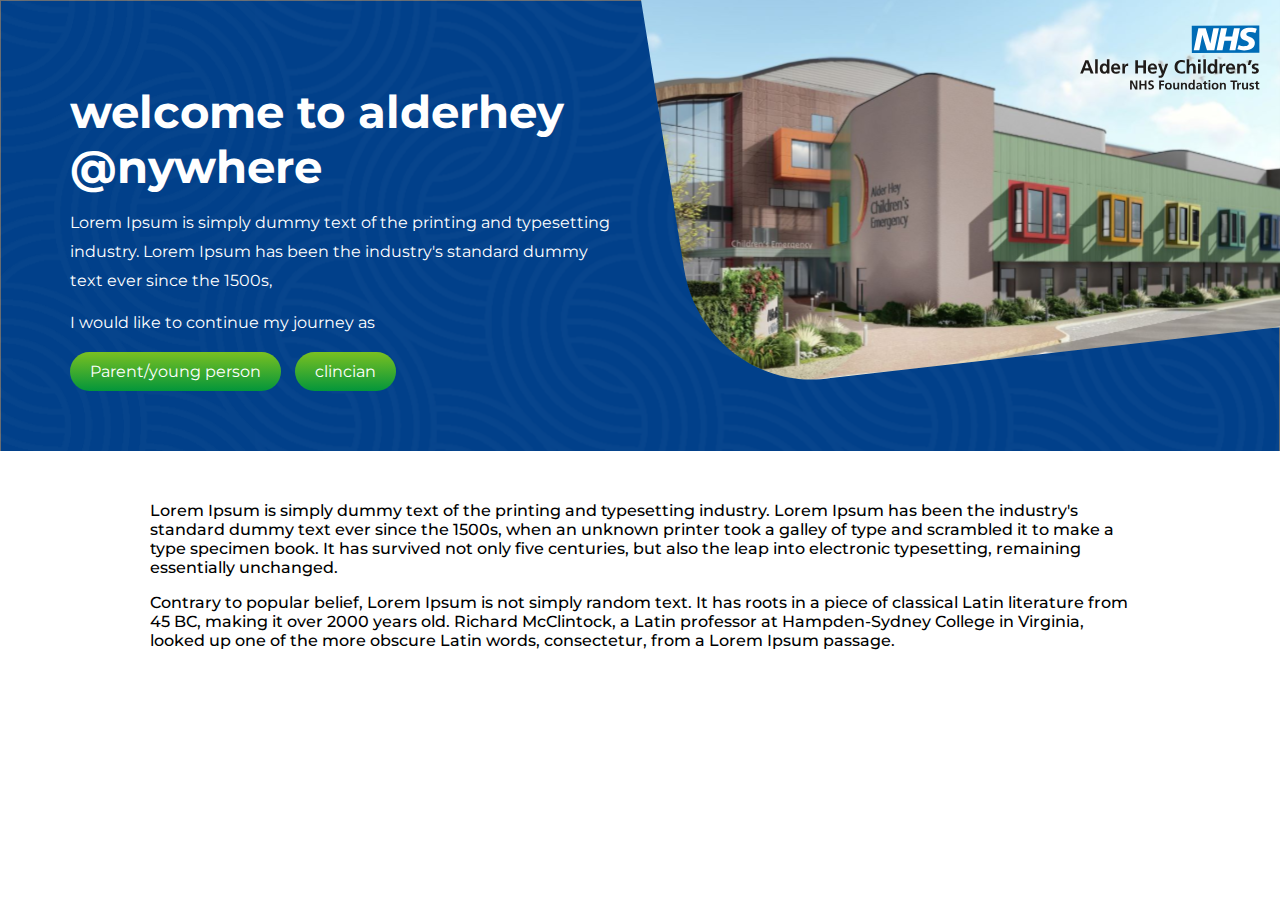
<file: src/page/index.html>
<!DOCTYPE html>
<html lang="en">
<head>
    <meta charset="UTF-8">
    <meta http-equiv="X-UA-Compatible" content="IE=edge">
    <meta name="viewport" content="width=device-width, initial-scale=1.0">
    <title>alderhey trust</title>
    <link rel="stylesheet" href="../asset/css/style.css"/>
    <link rel="preconnect" href="https://fonts.googleapis.com">
<link rel="preconnect" href="https://fonts.gstatic.com" crossorigin>
<link href="https://fonts.googleapis.com/css2?family=Inter:wght@400;500;700&family=Montserrat:wght@300;400;500;600;700&family=Rubik:wght@300;400;500;600;700;800;900&display=swap" rel="stylesheet">
    <body>
<!-- header section start -->
<section class="header-section">
    <div class="header-part1">
       <div class="head-lorem">
            <div class="lorem-content">
        <h1>welcome to alderhey @nywhere</h1>
        <p>Lorem Ipsum is simply dummy text of the printing and typesetting industry. Lorem Ipsum has been the industry's standard dummy text ever since the 1500s,</p>
    <span>I would like to continue my journey as</span>
    <div class="a-btn">
<a href="./signin.html">Parent/young person</a>
<a href="">clincian</a>
    </div>
    </div>
    <div class="lorem-img">
        <img src="../asset/image/Home.f7fe101a.svg" alt="alderhey trust building">
</div>
</div>
    </div>
</section>
<!-- header section end -->
<!-- hero section start -->
<section class="footer-part">
    <p class="para1">Lorem Ipsum is simply dummy text of the printing and typesetting industry. Lorem Ipsum has been the industry's standard dummy text ever since the 1500s, when an unknown printer took a galley of type and scrambled it to make a type specimen book. It has survived not only five centuries, but also the leap into electronic typesetting, remaining essentially unchanged.</p>
<p>Contrary to popular belief, Lorem Ipsum is not simply random text. It has roots in a piece of classical Latin literature from 45 BC, making it over 2000 years old. Richard McClintock, a Latin professor at Hampden-Sydney College in Virginia, looked up one of the more obscure Latin words, consectetur, from a Lorem Ipsum passage.</p>
</section>

</body>
</html>
</file>
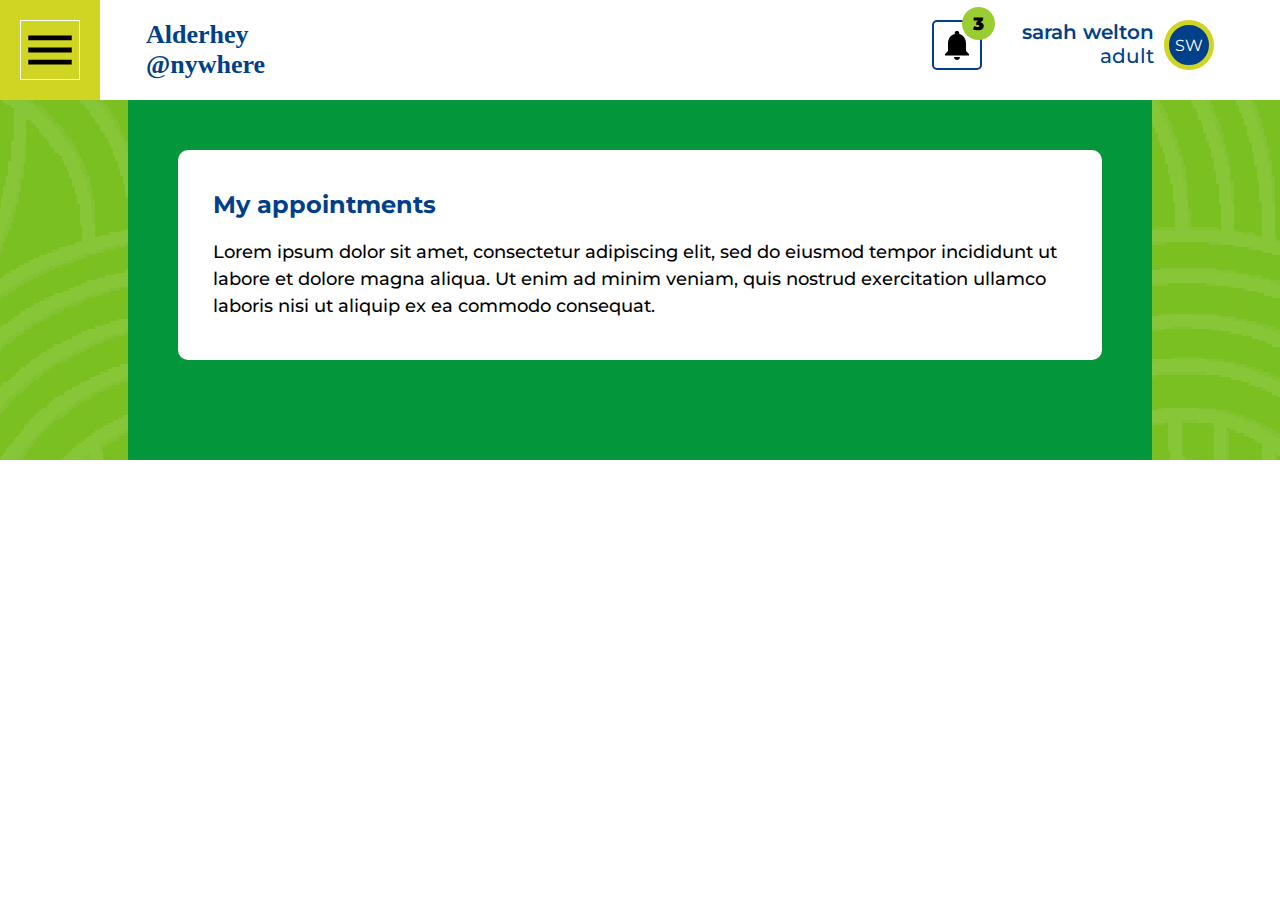
<file: src/page/about.html>
<!DOCTYPE html>
<html lang="en">
  <head>
    <meta charset="UTF-8" />
    <meta http-equiv="X-UA-Compatible" content="IE=edge" />
    <meta name="viewport" content="width=device-width, initial-scale=1.0" />
    <title>alderhey my health</title>
    <link rel="stylesheet" href="../asset/css/style.css" />
    <script src="https://ajax.googleapis.com/ajax/libs/jquery/3.6.0/jquery.min.js"></script>
    <script src="../asset/js/app.js"></script>
  </head>
  <body>
    <!-- header section start -->
    <section class="header-health">
      <div class="header-health-nav">
        <div  class="header-health-menu">
          <img id="bento-menu" src="../asset/image/menu_black_24dp.svg" alt="menu img" />
       <div class="home-menu-section d-none">
         <div class="home-menu-header">
           <div class="home-menu-heading">
<h1>Alderhey</h1>
<span>@nywhere</span>

           </div>
<div class="home-menu-img">
<img class="close-menu" src="../asset/image/close_white_24dp.svg" alt="">
</div>
         </div>

  <ul class="home-menu-list">
    <li>
      <a href="">Home</a>
    </li>
    <li>
      <a class="notify-circle active" href="">Notifications
        <span>3</span>
      </a>
    </li>
    <li>
      <a href="">My appointments</a>
    </li>
    <li>
      <a href="">Request a follow-up</a>
    </li>
    <li>
      <a href="">My health</a>
    </li>
    <li>
      <a href="">Mental health platform</a>
    </li>
    <li>
      <a href="">Alderplay</a>
    </li>
    <li>
      <a href="">Resource library</a>
    </li>
    <li>
      <a href="">Log Out</a>
    </li>
  </ul>




       </div>
        </div>
        <div class="header-health-section">
          <div class="nav-alderhey">
            <h1>Alderhey</h1>
            <h1>@nywhere</h1>
          </div>

          <div class="nav-sarah">
            <div class="notification-part">
              <img id="notify-popup"
                src="../asset/image/notifications_black_24dp.svg"
                alt="notification image"
              />
              <span class="openclose">Close</span>
              <div class="circle-notify">
                <p>3</p>
              </div>
              <div class="notify-popup-overlay d-none">
              <div class="day-notify">
                <div class="notification-list">
                  <h3 class="day-note">Today notification</h3>
                  <div class="notify-card">
                    <div class="notify-close">
                      <img
                        src="../asset/image/close_black_24dp.svg"
                        alt="close mark"
                      />
                    </div>
                    <h4>1 upcoming appointments</h4>
                    <p>There are 1 upcoming appointments next week</p>
                    <span>Few minutes ago</span>
                  </div>
                  <div class="notify-card">
                    <div class="notify-close">
                      <img
                        src="../asset/image/close_black_24dp.svg"
                        alt="close mark"
                      />
                    </div>
                    <h4>Added new resource</h4>
                    <p>Updated new resources if you find new page</p>
                    <span>15 minutes ago</span>
                  </div>
                </div>
                <div class="notification-list">
                  <h3 class="day-note">Yesterday notification</h3>
                  <div class="notify-card">
                    <div class="notify-close">
                      <img
                        src="../asset/image/close_black_24dp.svg"
                        alt="close mark"
                      />
                    </div>
                    <h4>New request</h4>
                    <p>You have received new Request a follow-up</p>
                    <span>1 day ago</span>
                  </div>
                  <div class="notify-card">
                    <div class="notify-close">
                      <img
                        src="../asset/image/close_black_24dp.svg"
                        alt="close mark"
                      />
                    </div>
                    <h4>1 upcoming appointments</h4>
                    <p>There are 1 upcoming appointments next week</p>
                    <span>Few minutes ago</span>
                  </div>
               
                </div>
                <div class="notify-btn align-center">
                  <button class="btn-new w-100">View all notification</button>
                </div>
              </div>
              </div>
            </div>
            <div class="nav-logo-part">
              <p>sarah welton</p>
              <span>adult</span>
            </div>
            <div class="header-circle-block">
              <p>SW</p>
            </div>
          </div>
        </div>
      </div>
    </section>
    <!-- header section end -->
    <!-- body section start -->
    <section class="body-block">
      <div class="body-sub-cards">
        <div class="my-health-cards">
          <h1>My appointments</h1>
          <p>
            Lorem ipsum dolor sit amet, consectetur adipiscing elit, sed do
            eiusmod tempor incididunt ut labore et dolore magna aliqua. Ut enim
            ad minim veniam, quis nostrud exercitation ullamco laboris nisi ut
            aliquip ex ea commodo consequat.
          </p>
        </div>
        <div class="alderhey-home"></div>
      </div>
    </section>
  </body>
</html>
</file>
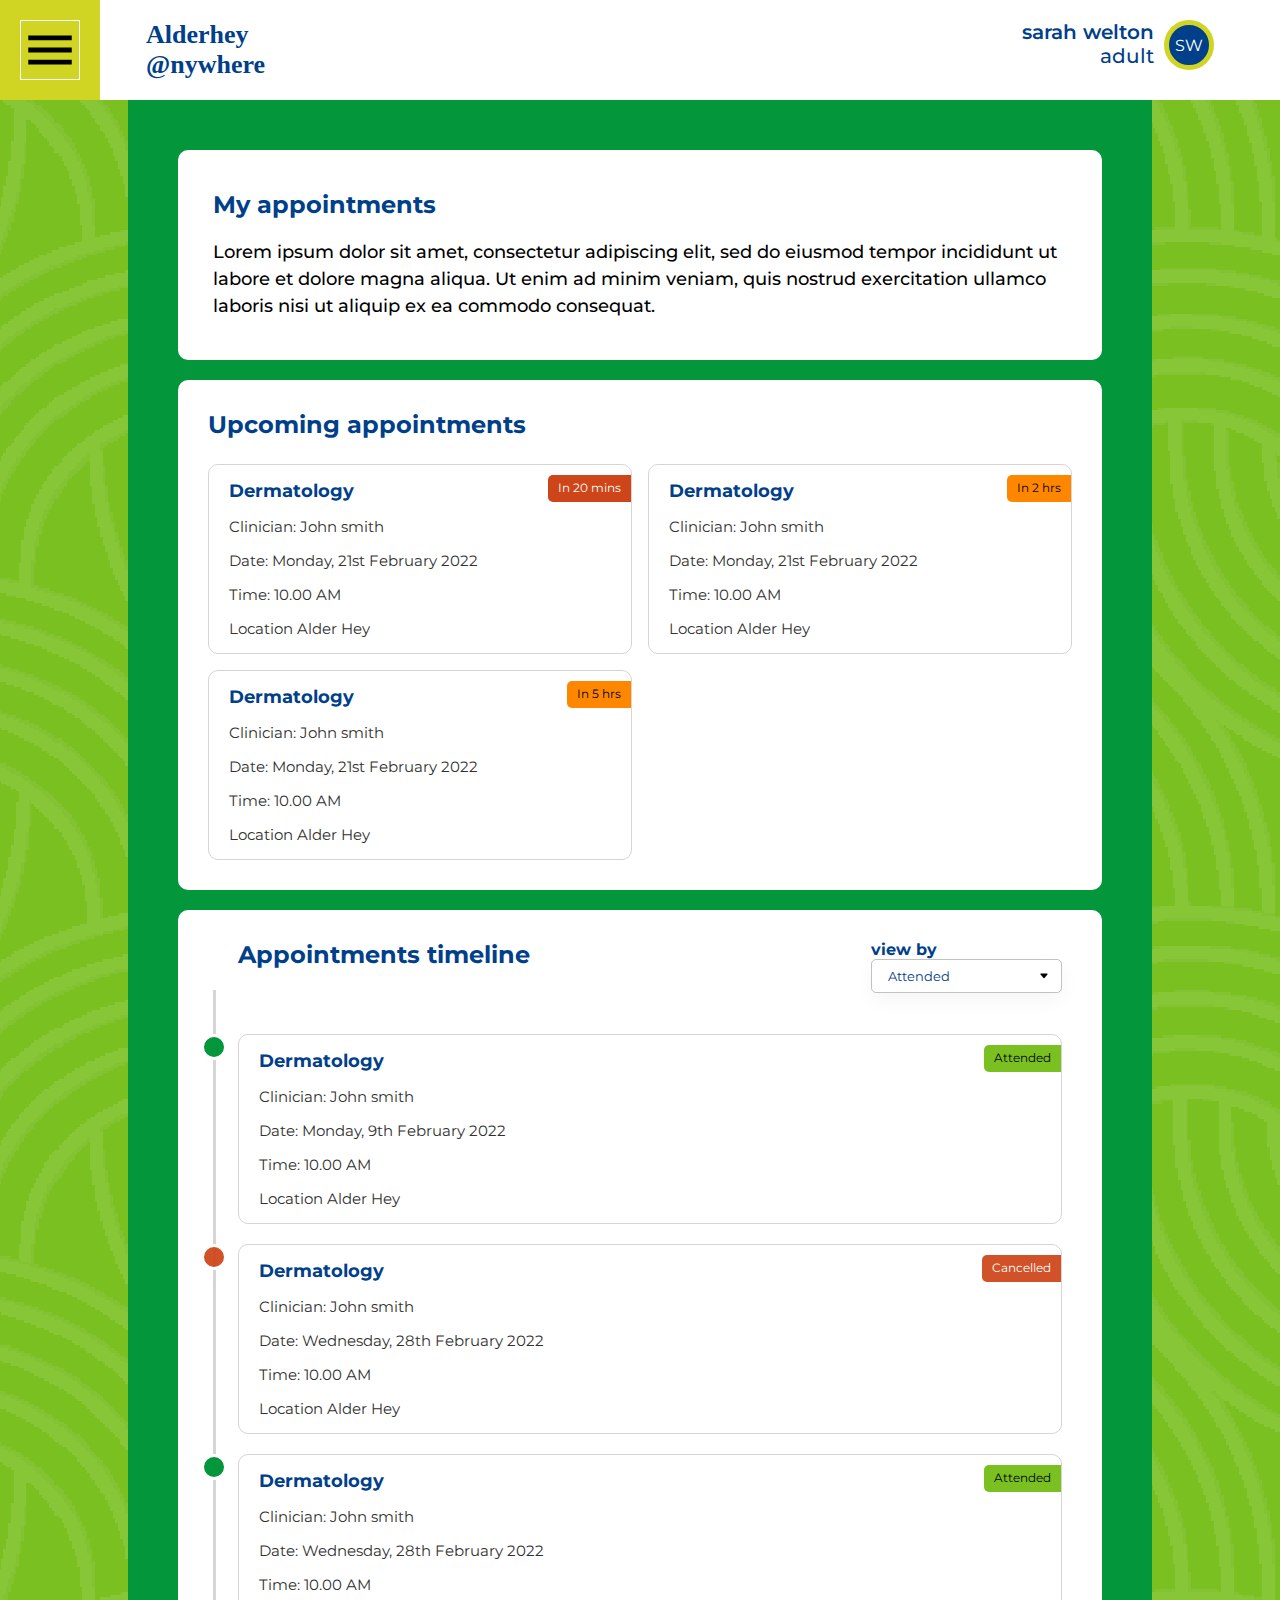
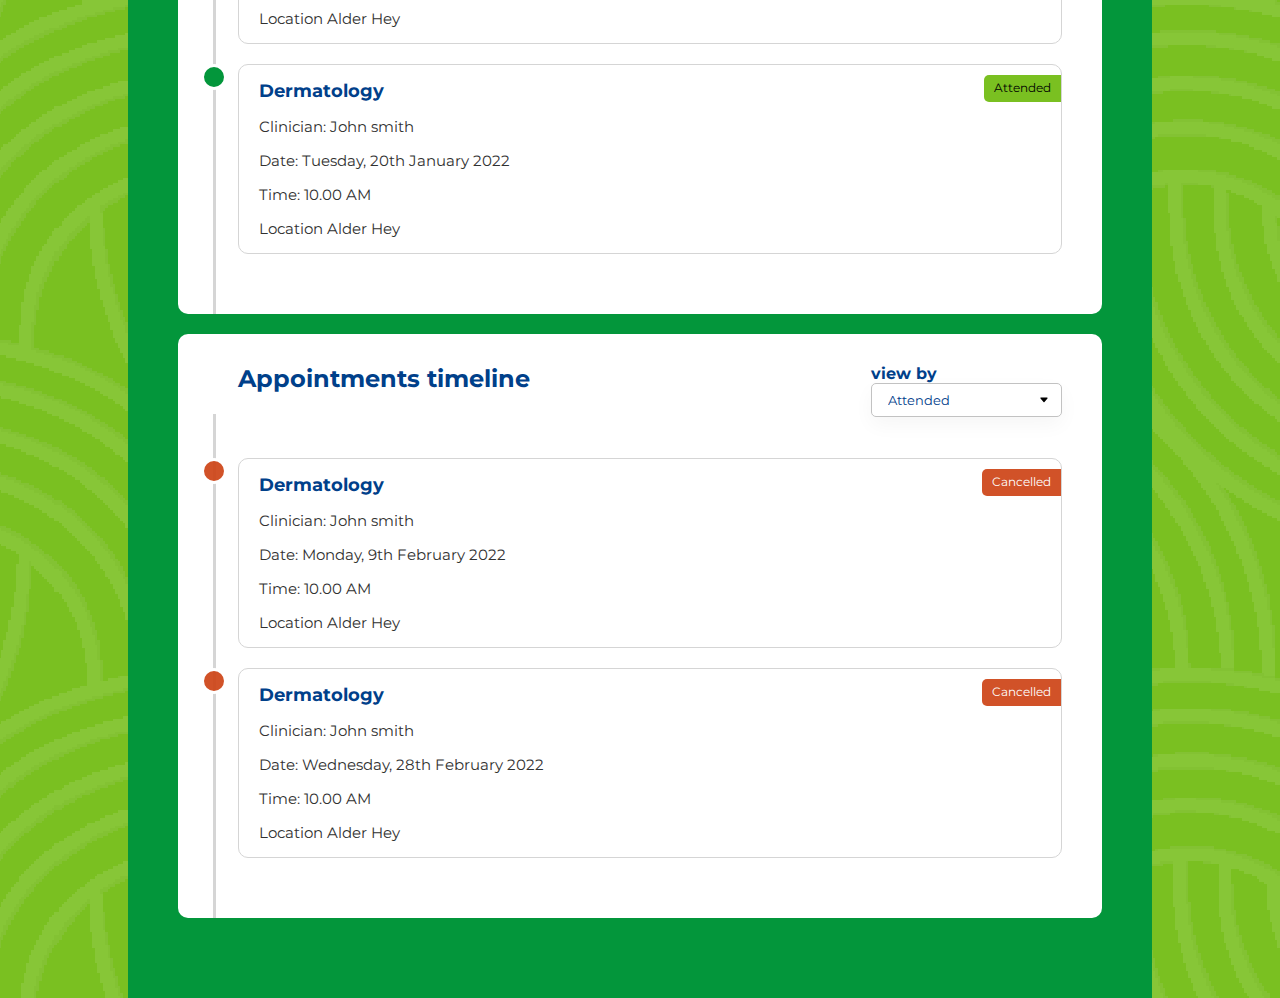
<file: src/page/appointment.html>
<!DOCTYPE html>
<html lang="en">
  <head>
    <meta charset="UTF-8" />
    <meta http-equiv="X-UA-Compatible" content="IE=edge" />
    <meta name="viewport" content="width=device-width, initial-scale=1.0" />
    <title>alderhey my health</title>
    <link rel="stylesheet" href="../asset/css/style.css" />
  </head>
  <body>
    <!-- header section start -->
    <section class="header-health">
      <div class="header-health-nav">
        <div class="header-health-menu">
          <img src="../asset/image/menu_black_24dp.svg" alt="menu img" />
        </div>
        <div class="header-health-section">
          <div class="nav-alderhey">
            <h1>Alderhey</h1>
            <h1>@nywhere</h1>
          </div>
          <div class="nav-sarah">
            <div class="nav-logo-part">
              <p>sarah welton</p>
              <span>adult</span>
            </div>
            <div class="header-circle-block">
              <p>SW</p>
            </div>
          </div>
        </div>
      </div>
    </section>
    <!-- header section end -->
    <!-- body section start -->
    <section class="body-block">
      <div class="body-sub-cards">
        <div class="my-health-cards">
  <h1>My appointments</h1>
  <p>Lorem ipsum dolor sit amet, consectetur adipiscing elit, sed do eiusmod tempor incididunt ut labore et dolore magna aliqua. Ut enim ad minim veniam, quis nostrud exercitation ullamco laboris nisi ut aliquip ex ea commodo consequat.</p>

        </div>
        <!-- upcoming section start -->
        <section class="upcoming-section">
          <div class="upcoming-card">
              <h2>Upcoming appointments</h2>
           <div class="upcoming-layout">
               <div class="upcoming-list">
                  <div class="upcoming-head">
                      <h4>Dermatology</h4>
                      <span>In 20 mins</span>
                  </div>
                  <p>Clinician: <span>John smith</span></p>
                  <p>Date: <span>Monday, 21st February 2022</span> </p>
                  <p>Time: <span>10.00 AM</span></p>
                  <p>Location <span>Alder Hey</span></p>
               </div>
               <div class="upcoming-list">
                <div class="upcoming-head">
                    <h4>Dermatology</h4>
                    <span class="hrs-bg">In 2 hrs</span>
                </div>
                <p>Clinician: <span>John smith</span></p>
                <p>Date: <span>Monday, 21st February 2022</span> </p>
                <p>Time: <span>10.00 AM</span></p>
                <p>Location <span>Alder Hey</span></p>
             </div>
             <div class="upcoming-list">
              <div class="upcoming-head">
                  <h4>Dermatology</h4>
                  <span class="hrs-bg">In 5 hrs</span>
              </div>
              <p>Clinician: <span>John smith</span></p>
              <p>Date: <span>Monday, 21st February 2022</span> </p>
              <p>Time: <span>10.00 AM</span></p>
              <p>Location <span>Alder Hey</span></p>
           </div>
                       </div>
            </div>
 </section>
      <!-- upcoming section end -->
      <!-- timeline Attended start -->
      <section class="timeline-section">
        <div class="timeline-header-part">
          <h2>Appointments timeline</h2>
          <span class="select-input-group">view by
          <select name="View by" id="">
            
            <option value="Attended">Attended</option>
            <option value="Attended">Upcoming</option>
            <option value="Attended">cancelled</option>
            <option value="Attended">Missed</option>
          </select>
        </span>
        </div>
        <div class="timeline-container">
        <div class="upcoming-list">
          <div class="upcoming-head">
              <h4>Dermatology</h4>
              <span class="hrs-bg hrs-bgc">Attended</span>
          </div>
          
          <p>Clinician: <span>John smith</span></p>
          <p>Date: <span>Monday, 9th February 2022</span> </p>
          <p>Time: <span>10.00 AM</span></p>
          <p>Location <span>Alder Hey</span></p>
       </div>
      </div>
      <div class="timeline-container-cancel">
        <div class="upcoming-list">
              <div class="upcoming-head">
                  <h4>Dermatology</h4>
                  <span class="hrs-bg hrs-bg-cancel">Cancelled</span>
              </div>
              <p>Clinician: <span>John smith</span></p>
              <p>Date: <span>Wednesday, 28th February 2022</span> </p>
              <p>Time: <span>10.00 AM</span></p>
              <p>Location <span>Alder Hey</span></p>
           </div>
          </div>
      <div class="timeline-container">
  <div class="upcoming-list">
        <div class="upcoming-head">
            <h4>Dermatology</h4>
            <span class="hrs-bg hrs-bgc">Attended</span>
        </div>
        <p>Clinician: <span>John smith</span></p>
        <p>Date: <span>Wednesday, 28th February 2022</span> </p>
        <p>Time: <span>10.00 AM</span></p>
        <p>Location <span>Alder Hey</span></p>
     </div>
    </div>
     <div class="timeline-container">
     <div class="upcoming-list">
      <div class="upcoming-head">
          <h4>Dermatology</h4>
          <span class="hrs-bg hrs-bgc">Attended</span>
      </div>
      <p>Clinician: <span>John smith</span></p>
      <p>Date: <span>Tuesday, 20th January 2022</span> </p>
      <p>Time: <span>10.00 AM</span></p>
      <p>Location <span>Alder Hey</span></p>
   </div>
  </div>
      </section>
<!-- timeline Attended end -->
      <section class="timeline-section">
        <div class="timeline-header-part">
          <h2>Appointments timeline</h2>
          <span class="select-input-group">view by
          <select name="View by" id="">
            
            <option value="Attended">Attended</option>
            <option value="Attended">Upcoming</option>
            <option value="Attended">cancelled</option>
            <option value="Attended">Missed</option>
          </select>
        </span>
        </div>
        <div class="timeline-container-cancel">
        <div class="upcoming-list">
          <div class="upcoming-head">
              <h4>Dermatology</h4>
              <span class="hrs-bg hrs-bg-cancel">Cancelled</span>
          </div>
          
          <p>Clinician: <span>John smith</span></p>
          <p>Date: <span>Monday, 9th February 2022</span> </p>
          <p>Time: <span>10.00 AM</span></p>
          <p>Location <span>Alder Hey</span></p>
       </div>
      </div>
      <div class="timeline-container-cancel">
  <div class="upcoming-list">
        <div class="upcoming-head">
            <h4>Dermatology</h4>
            <span class="hrs-bg hrs-bg-cancel">Cancelled</span>
        </div>
        <p>Clinician: <span>John smith</span></p>
        <p>Date: <span>Wednesday, 28th February 2022</span> </p>
        <p>Time: <span>10.00 AM</span></p>
        <p>Location <span>Alder Hey</span></p>
     </div>
    </div>
    
      </section>
    </section>
  </div>
</div>
    
  </body>
</html>
</file>
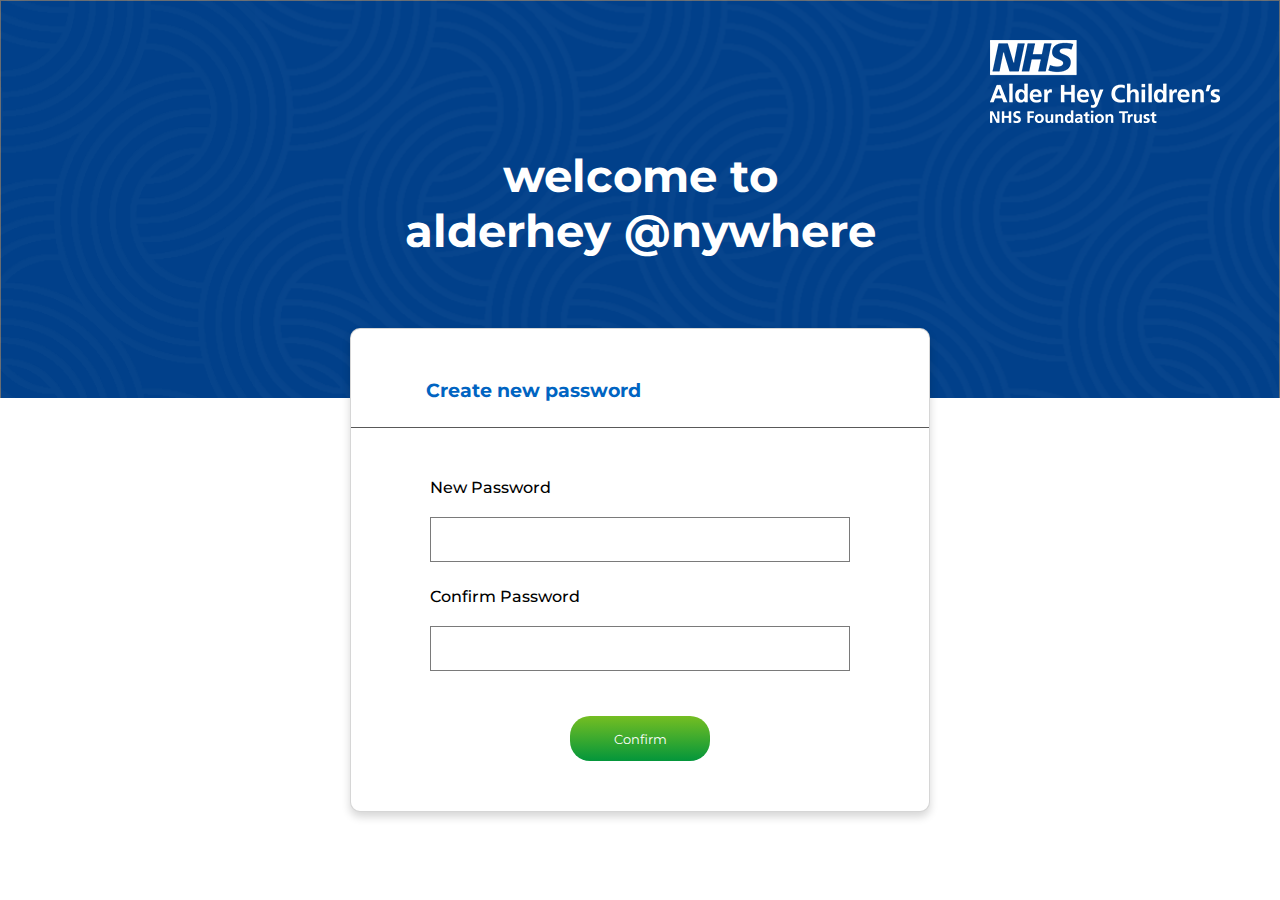
<file: src/page/create.html>
<!DOCTYPE html>
<html lang="en">
<head>
    <meta charset="UTF-8">
    <meta http-equiv="X-UA-Compatible" content="IE=edge">
    <meta name="viewport" content="width=device-width, initial-scale=1.0">
    <title>alderhey trust</title>
    <link rel="stylesheet" href="../asset/css/style.css"/>
    <link rel="preconnect" href="https://fonts.googleapis.com">
<link rel="preconnect" href="https://fonts.gstatic.com" crossorigin>
<link href="https://fonts.googleapis.com/css2?family=Inter:wght@400;500;700&family=Montserrat:wght@300;400;500;600;700&family=Rubik:wght@300;400;500;600;700;800;900&display=swap" rel="stylesheet">
    <body>
<!-- header section start -->
<section class="header-section">
    <div class="header-part">
        <div class="logo-section">
            <img src="../asset/image/alder-hey-logo-transparent.png" alt="alderhey logo"/>
        </div>
        <h1>welcome to alderhey @nywhere</h1>
    </div>
</section>
<!-- header section end -->
<!-- hero section start -->
<section class="hero-card">
<div class="hero-block">
        <div class="sign-section">
          <h3>Create new password</h3>
            
        </div>
        <div class="hr-line full-line"></div>
        <form action="" class="login-block">
            <div class="input-group">
                <label for="">New Password</label>
                <input type="text">
            </div>
            <div class="input-group">
                <label for="">Confirm Password</label>
                <input type="text">
            </div>
            <div class="forgotten-block">
            
  <div class="btn-block">
            <button class="sign-btn">Confirm</button>   
        </div>
        </div>
        </form>
       
       
         </div> 
    </section>
<!-- hero section end -->
</body>
</html>
</file>
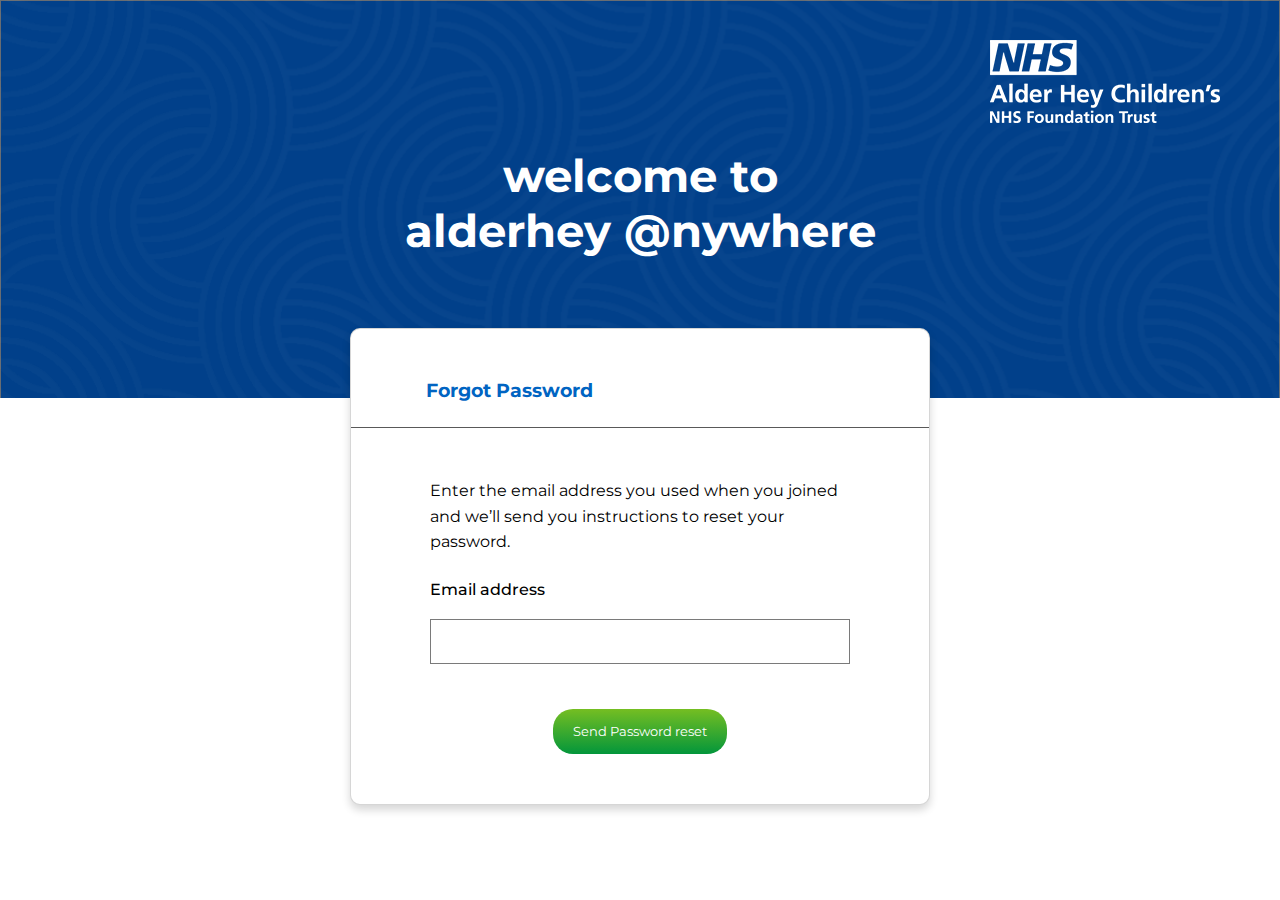
<file: src/page/forget.html>
<!DOCTYPE html>
<html lang="en">
<head>
    <meta charset="UTF-8">
    <meta http-equiv="X-UA-Compatible" content="IE=edge">
    <meta name="viewport" content="width=device-width, initial-scale=1.0">
    <title>alderhey trust</title>
    <link rel="stylesheet" href="../asset/css/style.css"/>
    <link rel="preconnect" href="https://fonts.googleapis.com">
<link rel="preconnect" href="https://fonts.gstatic.com" crossorigin>
<link href="https://fonts.googleapis.com/css2?family=Inter:wght@400;500;700&family=Montserrat:wght@300;400;500;600;700&family=Rubik:wght@300;400;500;600;700;800;900&display=swap" rel="stylesheet">
    <body>
<!-- header section start -->
<section class="header-section">
    <div class="header-part">
        <div class="logo-section">
            <img src="../asset/image/alder-hey-logo-transparent.png" alt="alderhey logo"/>
        </div>
        <h1>welcome to alderhey @nywhere</h1>
    </div>
</section>
<!-- header section end -->
<!-- hero section start -->
<section class="hero-card">
<div class="hero-block">
        <div class="sign-section">
          <h3>Forgot Password</h3>
            
        </div>
        <div class="hr-line full-line"></div>
        <form action="" class="login-block">
            <div class="input-group">
               <p>Enter the email address you used when you joined and we’ll send you instructions to reset your password.</p>
            </div>
            <div class="input-group">
                <label for="">Email address</label>
                <input type="text">
            </div>
            <div class="forgotten-block">
            
  <div class="btn-block">
            <button class="sign-btn">Send Password reset</button>   
        </div>
        </div>
        </form>
       
       
         </div> 
    </section>
<!-- hero section end -->
</body>
</html>
</file>
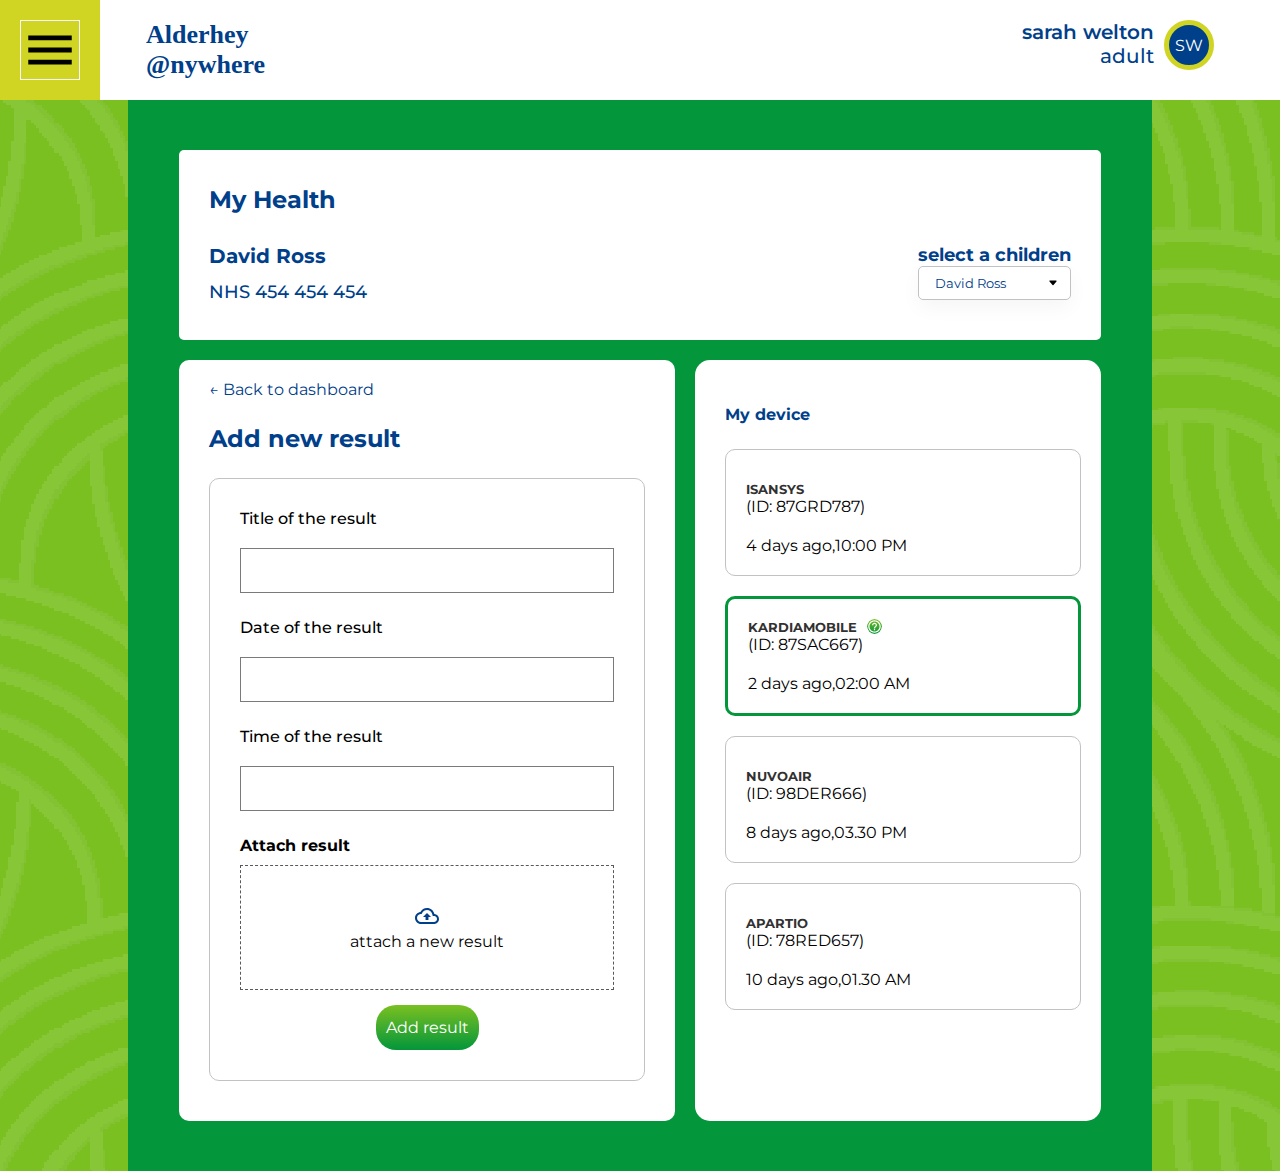
<file: src/page/myhealth.html>
<!DOCTYPE html>
<html lang="en">
  <head>
    <meta charset="UTF-8" />
    <meta http-equiv="X-UA-Compatible" content="IE=edge" />
    <meta name="viewport" content="width=device-width, initial-scale=1.0" />
    <title>alderhey my health</title>
    <link rel="stylesheet" href="../asset/css/style.css" />
  </head>
  <body>
    <!-- header section start -->
    <section class="header-health">
      <div class="header-health-nav">
        <div class="header-health-menu">
          <img src="../asset/image/menu_black_24dp.svg" alt="menu img" />
        </div>
        <div class="header-health-section">
          <div class="nav-alderhey">
            <h1>Alderhey</h1>
            <h1>@nywhere</h1>
          </div>
          <div class="nav-sarah">
            <div class="nav-logo-part">
              <p>sarah welton</p>
              <span>adult</span>
            </div>
            <div class="header-circle-block">
              <p>SW</p>
            </div>
          </div>
        </div>
      </div>
    </section>
    <!-- header section end -->
    <!-- body section start -->
    <section class="body-block">
      <div class="body-sub-card">
        <div class="my-health-card">
          <h4>My health</h4>
          <div class="flex-part">
            <div class="section-section">
              <h5>David Ross</h5>
              <p>NHS 454 454 454</p>
            </div>
            <div class="drop-part">
              <h5>select a children</h5>
              <div class="select-input-group">
                <select name="children name" id="">
                  <option value="David Ross">David Ross</option>
                </select>
              </div>
            </div>
          </div>
        </div>
        <div class="body-grid-section">
          <div class="result d-none">
            <h5 class="result-heading">All result details</h5>
            <div class="add-new-btn">
              <button class="btn-new">
                Add new result
                <img src="../asset/./image/circle plus.svg" alt="" />
              </button>
            </div>
            <div class="strong-signal">
              <img src="../asset/image/strong signal.svg" alt="strong signal" />

              <div class="bradycardia">
                <h5 class="bradycardia1">Bradycardia</h5>
                <p>Date: <span>monday,21st february 2022</span></p>
                <p>Time:<span>10:00 AM</span></p>
                <div class="align-left pb-20">
                  <button class="btn-new">
                    Download Result
                    <img src="../asset/image/download sym.svg" alt="" />
                  </button>
                </div>
              </div>
            </div>
            <div class="strong-signal">
              <div class="heart-beat-img">
                <img
                  src="../asset/image/strong signal.svg"
                  alt="strong signal"
                />
              </div>

              <div class="bradycardia">
                <h5 class="bradycardia1">Tachycardia</h5>
                <p>Date: <span>Friday,11th february 2022</span></p>
                <p>Time:<span>12:00 AM</span></p>
                <div class="align-left pb-20">
                  <button class="btn-new">
                    Download Result
                    <img src="../asset/image/download sym.svg" alt="" />
                  </button>
                </div>
              </div>
            </div>
             </div>
          <section class="back-to-dashboard">
            <div class="add-new-result" >
              <a href="">&#8592 Back to dashboard</a>
              <h3>Add new result</h3>
            <form action="" class="dashboard-list">
<div class="input-group">
  <label for="">Title of the result</label>
  <input type="text">
</div>
<div class="input-group">
  <label for="">Date of the result</label>
  <input type="text">
</div>
<div class="input-group">
  <label for="">Time of the result</label>
  <input type="text">
</div>
<div class="input-file-group">
  <h4>Attach result</h4>
  <label for="file-upload"><span><svg xmlns="http://www.w3.org/2000/svg" height="24px" viewBox="0 0 24 24" width="24px" fill="#00408a"><path d="M0 0h24v24H0V0z" fill="none"/><path d="M19.35 10.04C18.67 6.59 15.64 4 12 4 9.11 4 6.6 5.64 5.35 8.04 2.34 8.36 0 10.91 0 14c0 3.31 2.69 6 6 6h13c2.76 0 5-2.24 5-5 0-2.64-2.05-4.78-4.65-4.96zM19 18H6c-2.21 0-4-1.79-4-4 0-2.05 1.53-3.76 3.56-3.97l1.07-.11.5-.95C8.08 7.14 9.94 6 12 6c2.62 0 4.88 1.86 5.39 4.43l.3 1.5 1.53.11c1.56.1 2.78 1.41 2.78 2.96 0 1.65-1.35 3-3 3zM8 13h2.55v3h2.9v-3H16l-4-4z"/></svg></span> attach a new result</label>
  <input type="file" id="file-upload">

<div class="add-result">
<button class="btn-new">Add result</button>
</div>

</form>
 </div>
          </section>
          <div class="device">
            <h5 class="device-head">My device</h5>
            <div class="device-list">
              <div class="isan-flex">
                <h5>
                  Isansys <img src="../asset/image/question mark.svg" alt="" />
                </h5>

                <p>(ID: 87GRD787)</p>
                <span>4 days ago,10:00 PM</span>
              </div>
            </div>

            <div class="device-list active">
              <div class="isan-flex">
                <div class="kardiomobile-part">
                <div class="isan-head-list">
                  <h5>KardiaMobile</h5>
                </div>
                <div class="device-notification-part">
                  <img src="../asset/image/question mark.svg" alt="" />
                  <div class="device-note">
                    <h3>Kardiamobile</h3>
                    <p>
                      AliveCor lets you monitor your heart's health by giving
                      you the ability to record medical-grade ECGs anytime,
                      anywhere, quickly & discreetly.
                    </p>
                  </div>
                </div>
              </div>
                <p>(ID: 87SAC667)</p>
                <span>2 days ago,02:00 AM</span>
              </div>
            </div>
            <div class="device-list">
              <div class="isan-flex">
                <h5>
                  NuvoAir <img src="../asset/image/question mark.svg" alt="" />
                </h5>

                <p>(ID: 98DER666)</p>
                <span>8 days ago,03.30 PM</span>
              </div>
            </div>
            <div class="device-list">
              <div class="isan-flex">
                <h5>
                  Apartio <img src="../asset/image/question mark.svg" alt="" />
                </h5>

                <p>(ID: 78RED657)</p>
                <span>10 days ago,01.30 AM</span>
              </div>
            </div>
          </div>
        </div>
      </div>
    </section>
    <!-- body section end -->
    <!-- popup section start -->
    <section class="popup-wrapper d-none">
      <div class="popup-body">
        <div class="popup-close">
          <img src="../asset/image/close_black_24dp.svg" alt="close button" />
        </div>
        <div class="popup-card">
          <div class="popup-block">
            <div class="popup-heading">
              <h1>Bradycardia</h1>
            </div>
            <div class="pop-date">
              <p><strong>Date:</strong> Monday, 21st february 2022</p>
              <p><strong>Time:</strong> 10:00 AM</p>
              <div class="popup-btn">
                <button class="btn-new">
                  Download Result
                  <img src="../asset/image/download sym.svg" alt="download" />
                </button>
              </div>
            </div>
          </div>
          <div class="popup-img-section">
            <img src="../asset/image/strong signal.svg" alt="heart beat" />
          </div>
        </div>
        <div class="popup-end-btn">
          <button class="btn-new">
            <img src="../asset/image/chevron_left_black_24dp.svg" alt="" />
            previous Result
          </button>
          <button class="btn-new">
            Next result<img
              src="../asset/image/chevron_right_black_24dp.svg"
              alt=""
            />
          </button>
        </div>
      </div>
    </section>
  </body>
</html>
</file>
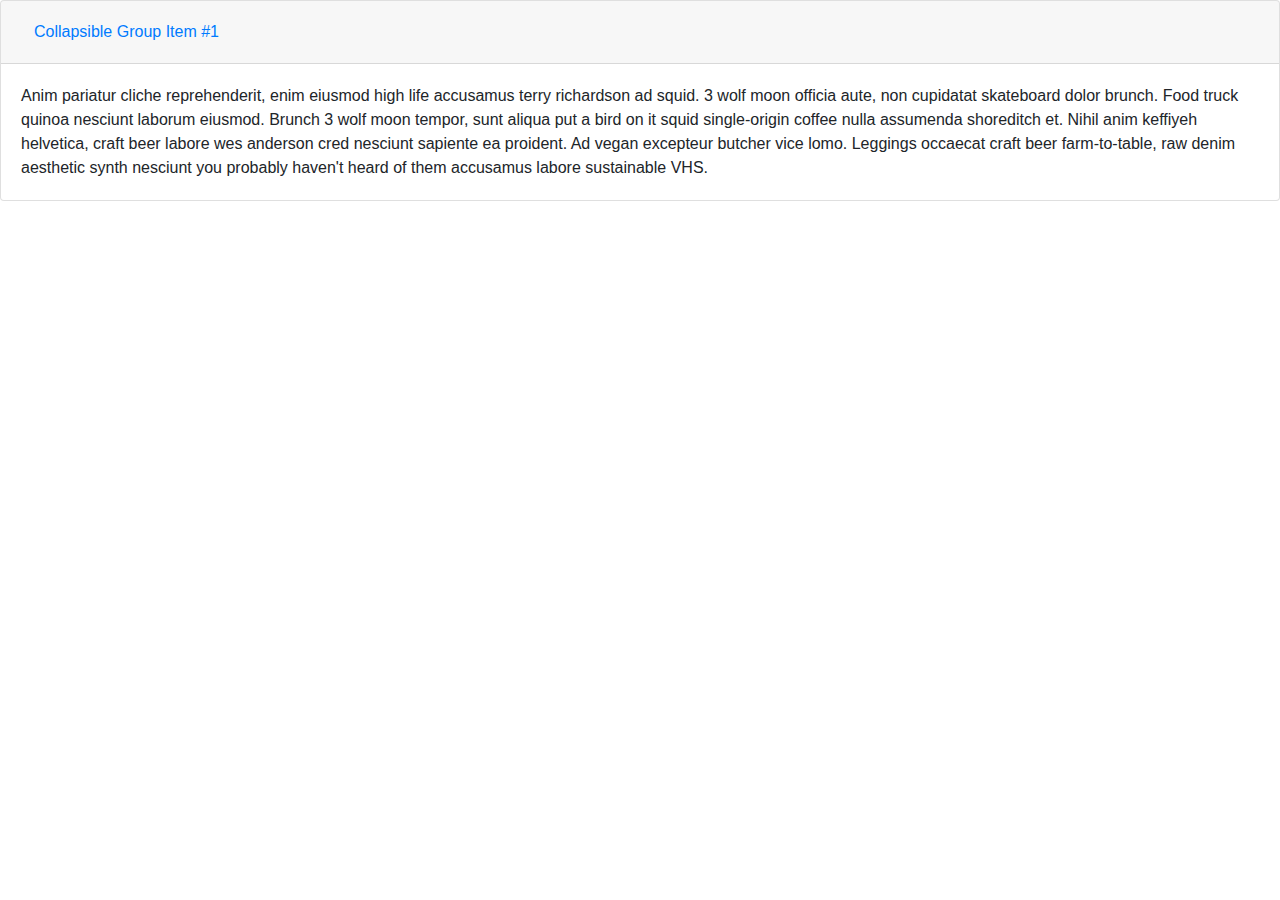
<file: src/page/sampel.html>
<!DOCTYPE html>
<html lang="en">
  <head>
    <meta charset="UTF-8" />
    <meta http-equiv="X-UA-Compatible" content="IE=edge" />
    <meta name="viewport" content="width=device-width, initial-scale=1.0" />
    <link
      rel="stylesheet"
      href="https://cdn.jsdelivr.net/npm/bootstrap@4.0.0/dist/css/bootstrap.min.css"
      integrity="sha384-Gn5384xqQ1aoWXA+058RXPxPg6fy4IWvTNh0E263XmFcJlSAwiGgFAW/dAiS6JXm"
      crossorigin="anonymous"
    />
    <title>Document</title>
  </head>
  <body>

    <div id="accordion1">
        <div class="card">
          <div class="card-header" id="headingOne">
            <h5 class="mb-0">
              <button class="btn btn-link" data-toggle="collapse" data-target="#collapseOne" aria-expanded="true" aria-controls="collapseOne">
                Collapsible Group Item #1
              </button>
            </h5>
          </div>
      
          <div id="collapseOne" class="collapse show" aria-labelledby="headingOne" data-parent="#accordion1">
            <div class="card-body">
              Anim pariatur cliche reprehenderit, enim eiusmod high life accusamus terry richardson ad squid. 3 wolf moon officia aute, non cupidatat skateboard dolor brunch. Food truck quinoa nesciunt laborum eiusmod. Brunch 3 wolf moon tempor, sunt aliqua put a bird on it squid single-origin coffee nulla assumenda shoreditch et. Nihil anim keffiyeh helvetica, craft beer labore wes anderson cred nesciunt sapiente ea proident. Ad vegan excepteur butcher vice lomo. Leggings occaecat craft beer farm-to-table, raw denim aesthetic synth nesciunt you probably haven't heard of them accusamus labore sustainable VHS.
            </div>
          </div>
        </div>
      </div>

    <!-- Script -->
    <script
      src="https://code.jquery.com/jquery-3.2.1.slim.min.js"
      integrity="sha384-KJ3o2DKtIkvYIK3UENzmM7KCkRr/rE9/Qpg6aAZGJwFDMVNA/GpGFF93hXpG5KkN"
      crossorigin="anonymous"
    ></script>
    <script
      src="https://cdn.jsdelivr.net/npm/popper.js@1.12.9/dist/umd/popper.min.js"
      integrity="sha384-ApNbgh9B+Y1QKtv3Rn7W3mgPxhU9K/ScQsAP7hUibX39j7fakFPskvXusvfa0b4Q"
      crossorigin="anonymous"
    ></script>
    <script
      src="https://cdn.jsdelivr.net/npm/bootstrap@4.0.0/dist/js/bootstrap.min.js"
      integrity="sha384-JZR6Spejh4U02d8jOt6vLEHfe/JQGiRRSQQxSfFWpi1MquVdAyjUar5+76PVCmYl"
      crossorigin="anonymous"
    ></script>
    
  </body>
</html>
</file>
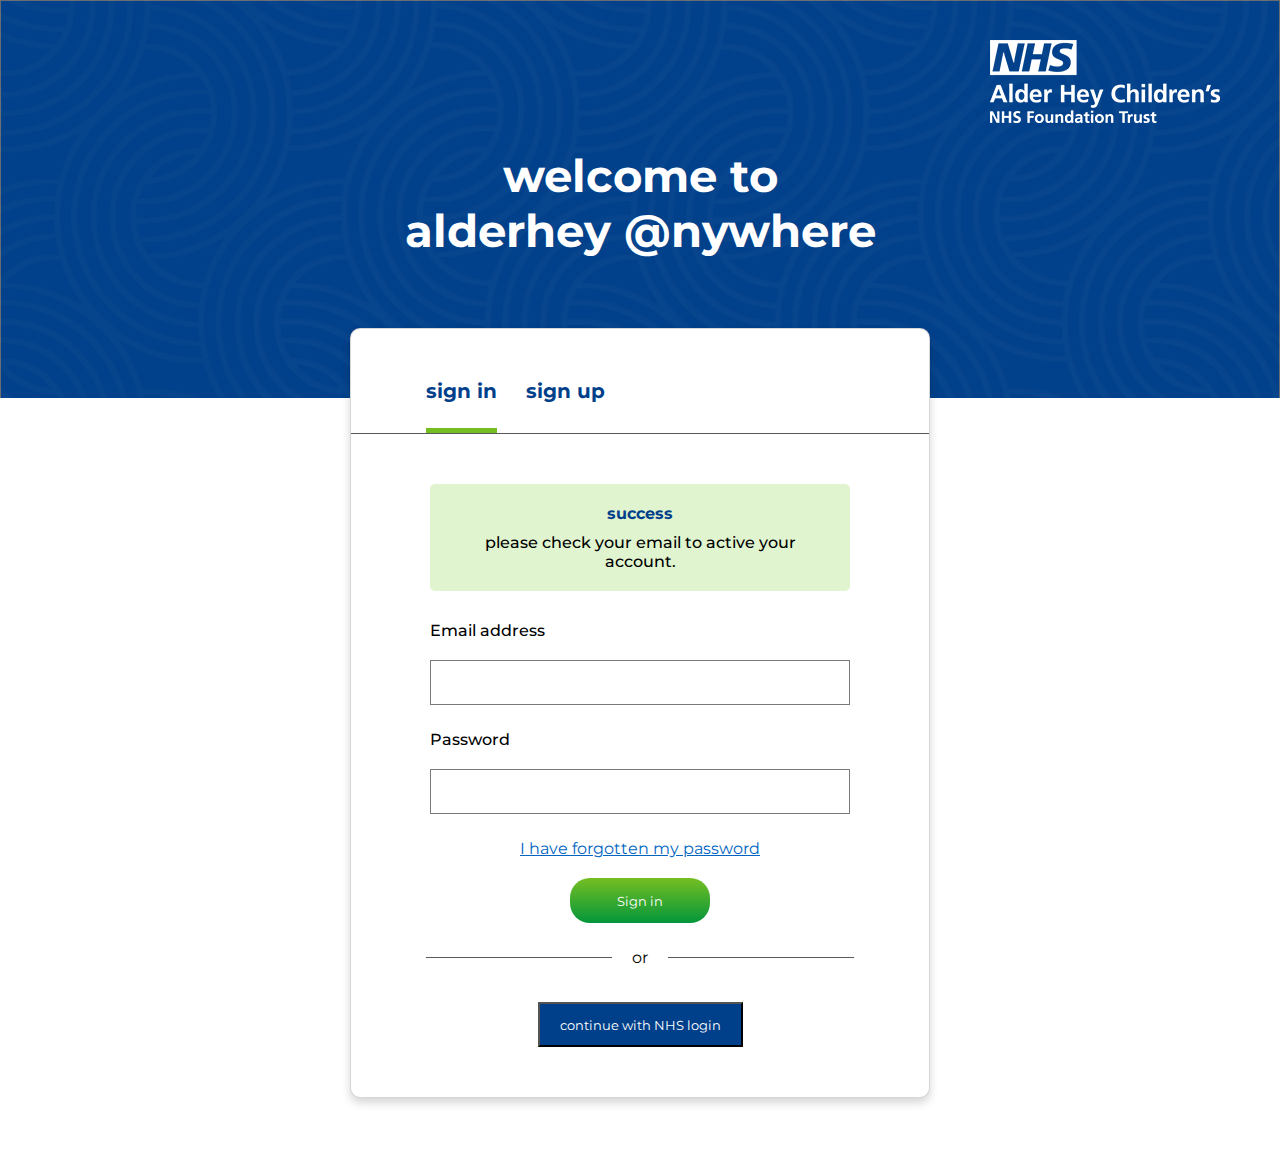
<file: src/page/signin.html>
<!DOCTYPE html>
<html lang="en">
<head>
    <meta charset="UTF-8">
    <meta http-equiv="X-UA-Compatible" content="IE=edge">
    <meta name="viewport" content="width=device-width, initial-scale=1.0">
    <title>alderhey trust</title>
    <link rel="stylesheet" href="../asset/css/style.css"/>
    <link rel="preconnect" href="https://fonts.googleapis.com">
<link rel="preconnect" href="https://fonts.gstatic.com" crossorigin>
<link href="https://fonts.googleapis.com/css2?family=Inter:wght@400;500;700&family=Montserrat:wght@300;400;500;600;700&family=Rubik:wght@300;400;500;600;700;800;900&display=swap" rel="stylesheet">
    <body>
<!-- header section start -->
<section class="header-section">
    <div class="header-part">
        <div class="logo-section">
            <img src="../asset/image/alder-hey-logo-transparent.png" alt="alderhey logo"/>
        </div>
        <h1>welcome to alderhey @nywhere</h1>
    </div>
</section>
<!-- header section end -->
<!-- hero section start -->
<section class="hero-card">
<div class="hero-block">
   
        <div class="sign-section">
            <a href="./index.html" class="active">sign in</a>
            <a href="./signup.html">sign up</a>
        </div>
        <div class="hr-line full-line"></div>
        <form action="" class="login-block">
            <div class="success">
                <h4>success</h4>
                <p>please check your email to active your account.</p>
            </div>
            <div class="error d-none">
                <h4>Error</h4>
                <p>Email or password incorrect</p>
            </div>
            <div class="input-group">
                <label for="">Email address</label>
                <input type="text">
            </div>
            <div class="input-group">
                <label for="">Password</label>
                <input type="text">
            </div>
            <div class="forgotten-block">
            <a href="./forget.html" class="a-block">I have forgotten my password</a>
  <div class="btn-block">
            <button class="sign-btn">Sign in</button>   
        </div>
        </div>
        </form>
        <div class="line-block">
            <div class="hr-line full-width"></div>
            <span>or</span>
            <div class="hr-line full-width"></div>

        </div>
        <div class="nhs-login">
            <button class="nhs-btn">continue with NHS login</button>
        </div>
         </div> 
    </section>
<!-- hero section end -->
</body>
</html>
</file>
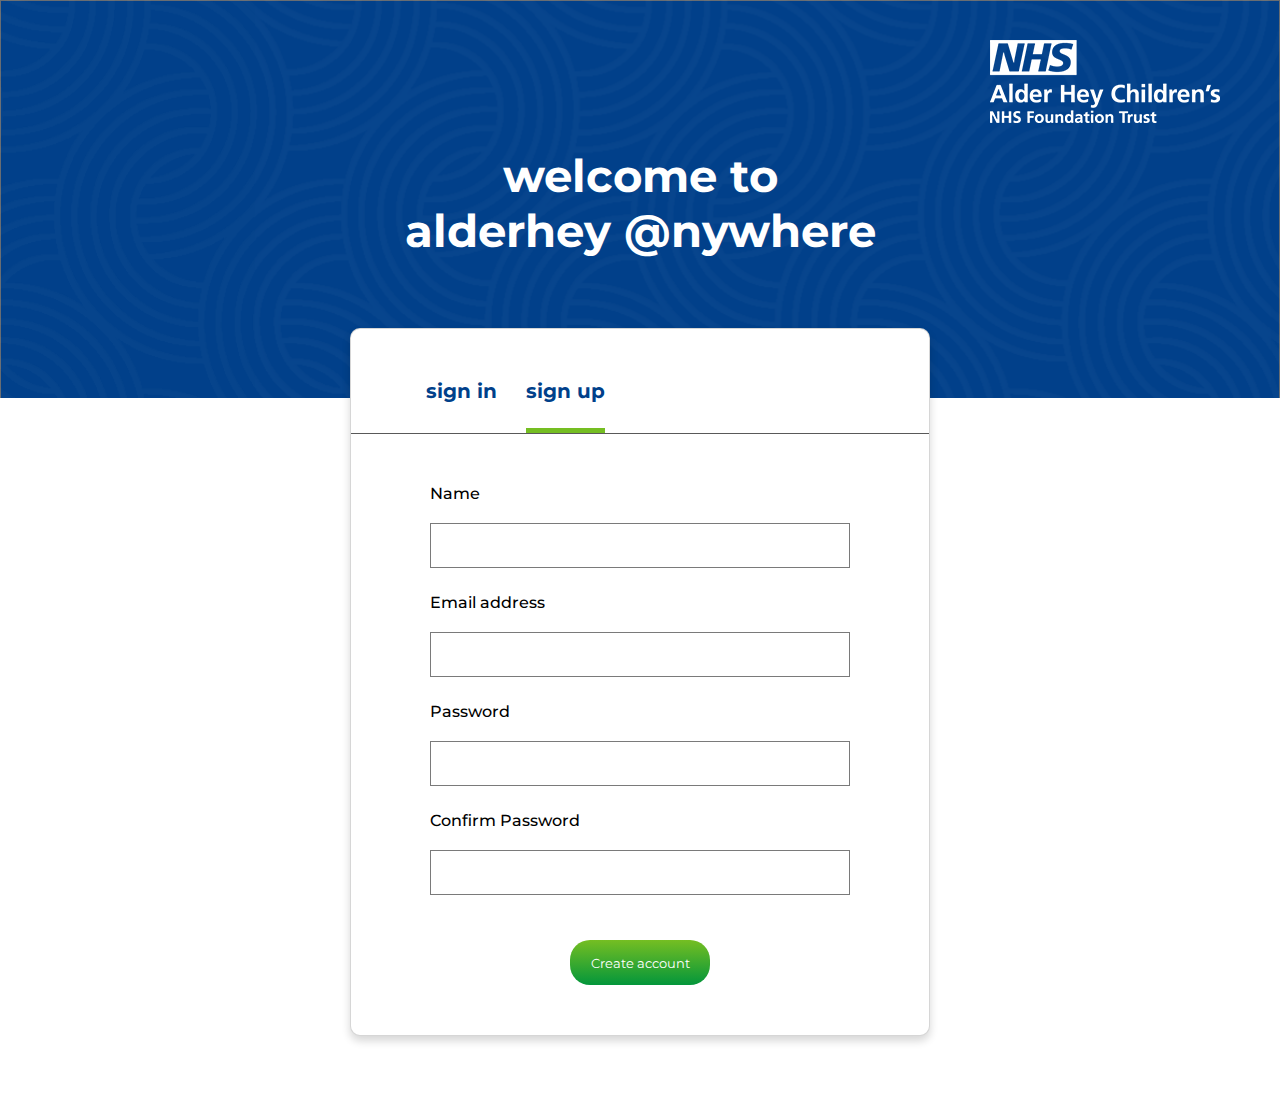
<file: src/page/signup.html>
<!DOCTYPE html>
<html lang="en">
<head>
    <meta charset="UTF-8">
    <meta http-equiv="X-UA-Compatible" content="IE=edge">
    <meta name="viewport" content="width=device-width, initial-scale=1.0">
    <title>alderhey trust</title>
    <link rel="stylesheet" href="../asset/css/style.css"/>
    <link rel="preconnect" href="https://fonts.googleapis.com">
<link rel="preconnect" href="https://fonts.gstatic.com" crossorigin>
<link href="https://fonts.googleapis.com/css2?family=Inter:wght@400;500;700&family=Montserrat:wght@300;400;500;600;700&family=Rubik:wght@300;400;500;600;700;800;900&display=swap" rel="stylesheet">
    <body>
<!-- header section start -->
<section class="header-section">
    <div class="header-part">
        <div class="logo-section">
            <img src="../asset/image/alder-hey-logo-transparent.png" alt="alderhey logo"/>
        </div>
        <h1>welcome to alderhey @nywhere</h1>
    </div>
</section>
<!-- header section end -->
<section class="hero-card">
<div class="hero-block">
        <div class="sign-section">
            <a href="./index.html" >sign in</a>
            <a href="./signup.html" class="active">sign up</a>
        </div>
        <div class="hr-line full-line"></div>
        <form action="" class="login-block">
            <div class="input-group">
                <label for="">Name</label>
                <input type="text">
            </div>
            <div class="input-group">
                <label for="">Email address</label>
                <input type="text">
            </div>
            <div class="input-group">
                <label for="">Password</label>
                <input type="text">
            </div>
            <div class="input-group">
                <label for="">Confirm Password</label>
                <input type="text">
            </div>
            <div class="forgotten-block">
           
  <div class="btn-block">
            <button class="sign-btn">Create account</button>   
        </div>
        </div>
        </form>
       </div> 
    </section>
</body>
</html>
</file>
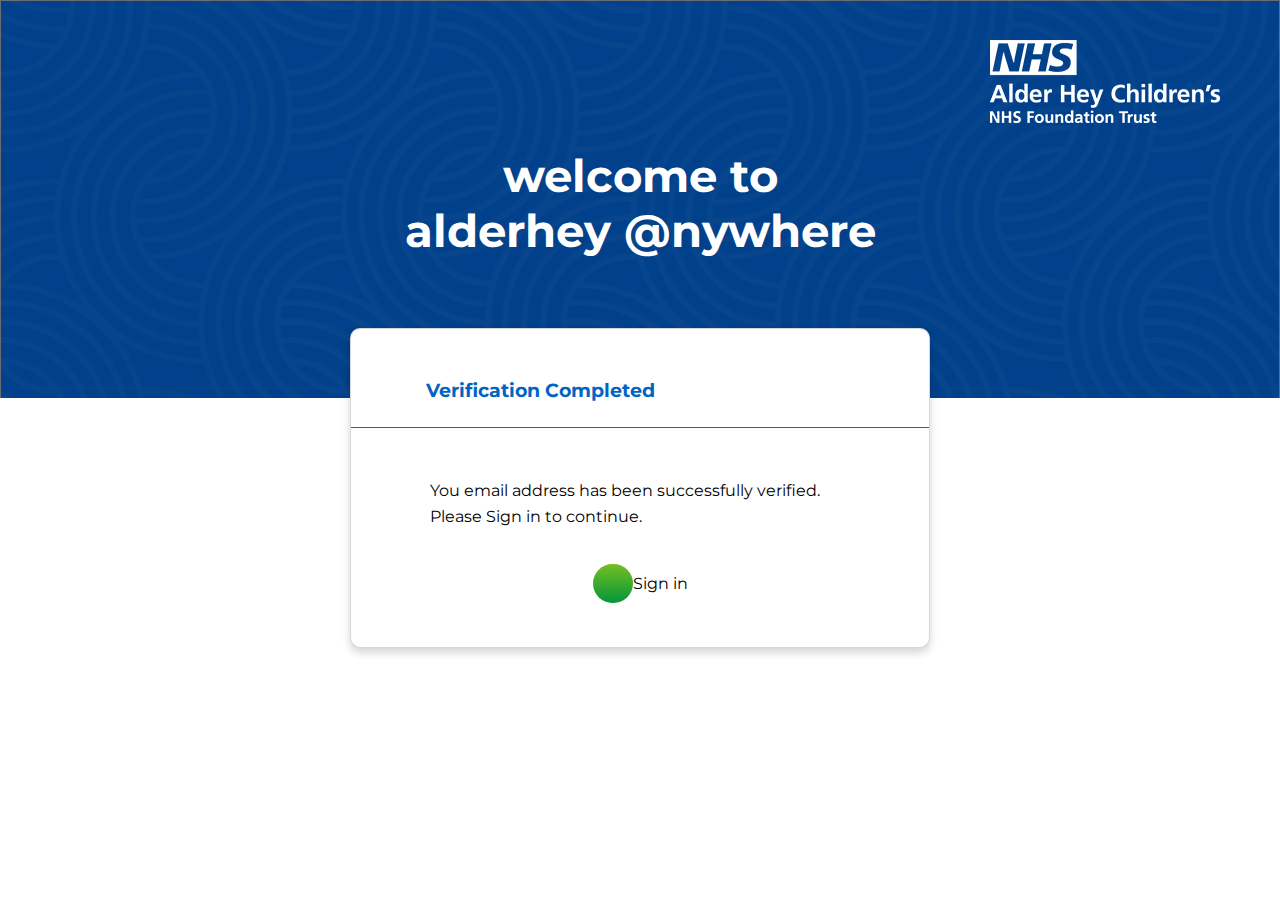
<file: src/page/verification.html>
<!DOCTYPE html>
<html lang="en">
<head>
    <meta charset="UTF-8">
    <meta http-equiv="X-UA-Compatible" content="IE=edge">
    <meta name="viewport" content="width=device-width, initial-scale=1.0">
    <title>alderhey trust</title>
    <link rel="stylesheet" href="../asset/css/style.css"/>
    <link rel="preconnect" href="https://fonts.googleapis.com">
<link rel="preconnect" href="https://fonts.gstatic.com" crossorigin>
<link href="https://fonts.googleapis.com/css2?family=Inter:wght@400;500;700&family=Montserrat:wght@300;400;500;600;700&family=Rubik:wght@300;400;500;600;700;800;900&display=swap" rel="stylesheet">
    <body>
<!-- header section start -->
<section class="header-section">
    <div class="header-part">
        <div class="logo-section">
            <img src="../asset/image/alder-hey-logo-transparent.png" alt="alderhey logo"/>
        </div>
        <h1>welcome to alderhey @nywhere</h1>
    </div>
</section>
<!-- header section end -->
<!-- hero section start -->
<section class="hero-card">
<div class="hero-block">
        <div class="sign-section">
          <h3>Verification Completed</h3>
            
        </div>
        <div class="hr-line full-line"></div>
        <form action="" class="login-block">
            <div class="input-group">
               <p>You email address has been successfully verified. Please Sign in to continue.</p>
            </div>
           
            <div class="forgotten-block">
            
  <div class="btn-block btn-margin">
            <!-- <button class="sign-btn" onclick="location.href='./signin.html'">Sign in</button>    -->
            
            <a class="sign-btn" href="./signin.html"></a>Sign in</a>
        
        </div>
        </div>
        </form>
       
       
         </div> 
    </section>
<!-- hero section end -->
</body>
</html>
</file>
<file: src/asset/css/style.css>
@import url("https://fonts.googleapis.com/css2?family=Inter:wght@400;500;700&family=Montserrat:wght@300;400;500;600;700&family=Rubik:wght@300;400;500;600;700;800;900&display=swap");

/* commo css */
* {
  padding: 0;
  margin: 0;
  box-sizing: border-box;
  font-family: Montserrat;
}
.openclose{
  display: none;
}
.w-100 {
  width: 100% !important;
}
img {
  max-width: 100%;
}
.align-left {
  text-align: left;
}
.align-right {
  text-align: right;
}
.align-center {
  text-align: center;
}
.pb-20 {
  padding-bottom: 20px;
}
.pb-25 {
  padding-bottom: 25px;
}
/* common css end */

.header-section {
}

.header-part {
  background-color: #01408a;
  background-image: url(../image/BG.8e2252a5.svg);
  background-size: cover;
  padding: 40px 60px;
  min-height: 350px;
}
.logo-section {
  display: flex;
  justify-content: flex-end;
}
.header-part h1 {
  max-width: 472px;
  margin: 0 auto;
  color: #fff;
  font-size: 45px;
  text-align: center;
  padding: 25px 0 100px;
}
.hero-card {
  margin-top: -70px;
  margin-bottom: 70px;
}
.hero-block {
  margin: 0 auto;
  max-width: 580px;
  width: 90%;
  background-color: #fff;
  box-shadow: 0px 5px 9px #00000029;
  border: 1px ridge #00000029;
  border-radius: 10px;
  min-height: 320px;
  padding: 50px 75px;
  overflow: hidden;
}
.sign-section a {
  font-size: 20px;
  font-weight: bold;
  color: #00408a;
  text-decoration: none;
  margin-right: 25px;
  display: inline-block;
}

.login-block {
  max-width: 420px;
  margin: auto;
  padding-top: 50px;
}
.input-group label {
  display: block;
  margin-bottom: 20px;
  font-size: 16px;
  text-align: left;
  font-weight: 500;
}
.input-group input {
  max-width: 100%;
  height: 45px;
  border: 1px solid rgba(89, 89, 89, 0.8);
  padding: 0 15px;
}
.input-group {
  display: grid;
  margin-bottom: 25px;
}
.hr-line {
  height: 1px;
  background-color: #595959;
}
.hr-line.full-line {
  margin: 0 -150px;
}
.forgotten-block {
  text-align: center;
  display: flex;
  flex-direction: column;
}
.sign-btn {
  background: transparent linear-gradient(180deg, #75be22 0%, #03963b 100%);
  border-radius: 20px;
  min-width: 140px;
  height: 45px;
  color: #fff;
  margin: auto;
  padding: 10px 20px;
  border: 0;
}
.btn-block {
  padding-top: 20px;
}
.line-block {
  display: flex;
  margin-top: 25px;
  align-items: center;
}
.hr-line.full-width {
  width: 100%;
}
.line-block span {
  margin-left: 20px;
  margin-right: 20px;
}
.nhs-btn {
  background-color: #00408a;
  max-width: 220px;
  height: 45px;
  color: #fff;
  margin: auto;
  padding: 10px 20px;
  text-align: center;
}
.nhs-login {
  text-align: center;
  margin-top: 35px;
}
.a-block {
  color: #0064c2;
}

.sign-section .active::after {
  content: "";
  border-bottom: 5px solid #75be22;
  display: block;
  padding-bottom: 25px;
}
.sign-section h3 {
  color: #0064c2;
  margin-bottom: 25px;
}
.input-group p {
  line-height: 1.6;
}

.success h4 {
  color: #00408a;
  text-align: center;
  margin-bottom: 10px;
}
.success {
  background-color: #e0f4cf;
  margin-bottom: 30px;
  padding: 20px 50px;
  border-radius: 5px;
}
.success p {
  text-align: center;
  font-size: 16px;
  font-weight: 500;
  color: black;
}
.d-none {
  display: none !important;
}
.error {
  background-color: #f4cfcf;
  margin-bottom: 30px;
  padding: 30px 90px;
  border-radius: 10px;
}
.error h4 {
  color: #00408a;
  text-align: center;
  margin-bottom: 10px;
}
.error p {
  text-align: center;
  max-width: 315px;
  max-height: 45px;
  font-size: 16px;
  font-weight: 500;
  color: black;
}

.header-group {
  text-align: center;
  color: #fff;
}
.header-group h1 {
  padding-bottom: 16px !important;
  font-weight: medium;
  padding-top: 190px;
}
.p-404 {
  font-size: 120px;
  margin-bottom: 16px;
  font-weight: bold;
}
.p-oop {
  font-size: 20px;
  font-weight: medium;
  padding-bottom: 30px;
}
.head-lorem {
  display: grid;
  grid-template-columns: 1fr 1fr;
  padding-bottom: 70px;
  align-items: flex-end;
}
.lorem-content h1 {
  text-align: left;
  padding-bottom: 15px;
  font-size: 45px;
  padding-left: 0%;
  color: #fff;
}

.lorem-content p {
  color: #fff;
  max-width: 550px;
  line-height: 1.8;
  padding-bottom: 18px;
}
.footer-part {
  max-width: 980px;
  font-weight: 500;
  margin: 50px auto;
}
.para1 {
  padding-bottom: 16px;
}
.lorem-content span {
  color: #fff;
  padding-bottom: 25px;
}
.lorem-content a {
  background: transparent linear-gradient(180deg, #7ac021 0%, #03963b 100%) 0%
    0% no-repeat padding-box;
  text-decoration: none;
  color: #fff;
  border-radius: 20px;
  min-width: 140px;
  height: 45px;
  margin: auto;
  padding: 10px 20px;
  border: 0;
  margin-right: 10px;
}
.a-btn {
  padding-top: 30px;
}
.header-part1 {
  background-color: #01408a;
  background-image: url(../image/BG.8e2252a5.svg);
  background-size: cover;
  min-height: 350px;
}
.lorem-content {
  padding-left: 70px;
}
.lorem-img {
  display: flex;
  justify-content: flex-end;
}

/* Media query css start */

/* @media (min-width: 320px) {
  .lorem-content h1{
    font-size: 22px;
  }
  }

@media (min-width: 576px) {  }

@media (min-width: 768px) { 
  .lorem-content h1{
    font-size: 38px;
  }
 }

@media (min-width: 992px) {  }

@media (min-width: 1200px) { 
  .lorem-content h1{
    font-size: 45px;
  }
 } */

@media (max-width: 992px) {
  .header-part h1 {
    font-size: 38px;
  }
  .logo-section img {
    width: 180px;
  }
  .header-part h1 {
    padding: 35px 0 50px;
  }
}

@media (max-width: 768px) {
  .header-part h1 {
    font-size: 28px;
  }
  .hero-block {
    padding: 30px 25px;
  }
  .header-part h1 {
    padding: 25px 0 25px;
  }
  .header-part {
    padding: 30px 30px;
    min-height: 300px;
  }
  .success {
    padding: 20px;
  }
}

/* my health section */

.header-health-nav {
  display: flex;
}
.header-health-section {
  display: flex;
  justify-content: space-between;
  width: 85%;
  margin: auto;
}
.nav-alderhey h1 {
  color: #00408a;
  font-family: Brandon Grotesque;
  font-weight: 600;
  font-size: 26px;
}
.header-health-menu img {
  width: 60%;
  border: 1px solid #fff;
  margin: auto;
  cursor: pointer;

}
.header-health-menu {
  background-color: #d0d423;
  width: 100px;
  height: 100px;
  display: grid;
}
.header-circle-block {
  width: 50px;
  max-height: 50px;
  border-radius: 50%;
  background-color: #00408a;
  border: 5px solid #d0d423;
  display: flex;
  justify-content: center;
  align-items: center;
  color: #fff;
  flex-shrink: 0;
}
.header-circle-block p {
}

.nav-sarah {
  display: flex;
  padding-right: 20px;
}
.nav-logo-part {
  text-align: right;
  padding-right: 10px;
  margin-left: 40px;
}
.nav-logo-part p {
  color: #00408a;
  font-size: 20px;
  font-weight: 600;
}
.nav-logo-part span {
  font-size: 20px;
  color: #00408a;
  font-weight: 500;
}
.body-block {
  background-color: #7ac021;
  background-image: url(../image/Rectangle\ 2277@2x.png);
  width: 100%;
}
.body-sub-card {
  background-color: #03963b;
  width: 80%;
  margin: 0 auto;
  padding: 50px 0;
  display: grid;
  gap: 20px;
}
.body-grid-section {
  display: grid;
  grid-template-columns: 55fr 45fr;

  width: 90%;
  margin: auto;
  border-radius: 5px;
  gap: 20px;
}
.my-health-card {
  background-color: #ffffff;
  width: 90%;
  margin: auto;
  border-radius: 5px;
  padding: 35px 30px;
}
.my-health-card h4 {
  color: #00408a;
  font-size: 24px;
  font-weight: 700;
  font-family: montserrat;
  text-transform: capitalize;
  padding-bottom: 30px;
}

.flex-part {
  display: flex;
  justify-content: space-between;
  color: #00408a;
}
.section-section h5 {
  font-size: 20px;
  padding-bottom: 13px;
  text-transform: capitalize;
  font-weight: 700;
}
.section-section p {
  font-size: 18px;
  font-weight: 500;
}
.drop-part {
  font-size: 18px;
  font-weight: 600;
  padding-bottom: 5px;
}
.drop-part h5 {
  font-size: 18px;
  font-weight: 700;
}

.select-input-group select {
  width: 100%;
  border: 1px solid #c2c2c2;
  box-shadow: 0px 8px 20px #0000000a;
  border-radius: 5px;
  color: #00408a;
  padding: 8px 13px;
  -moz-appearance: none; /* Firefox */
  -webkit-appearance: none; /* Safari and Chrome */
  appearance: none;
  cursor: pointer;
}
.select-input-group {
  color: #00408a;
  font-weight: 700;
}

.selction-input-group option {
  text-align: left;
  font-weight: 600;
}
.add-new-btn {
  text-align: right;
  padding-right: 20px;
}
.result-heading {
  font-size: 24px;
  color: #00408a;
}
.result {
  background-color: #fff;
  border-radius: 15px;
  padding: 40px 30px 30px 30px;
  grid-row: 2;
}
.device {
  background-color: #fff;
  border-radius: 15px;
  padding: 45px 20px 45px 30px;
}
.device-head {
  margin-bottom: 25px;
  font-size: 16px;
  color: #00408a;
}
.strong-signal {
  border: 1px solid #c2c2c2;
  border-radius: 15px;
}
.strong-signal img {
  border-top-left-radius: 10px;
  border-top-right-radius: 10px;
}
.btn-new {
  min-height: 45px;
  text-decoration: none;
  border-radius: 20px;
  background: transparent linear-gradient(180deg, #7ac021 0%, #03963b 100%) 0%
    0% no-repeat padding-box;
  padding: 10px 10px;
  border: none;
  display: inline-flex;
  justify-content: center;
  align-items: center;
  color: #fff;
  font-size: 16px;
}
.add-new-btn {
  padding-bottom: 20px;
}
.bradycardia {
  padding-left: 20px;
  font-weight: 500;
}
.bradycardia1 {
  padding-bottom: 10px;
  color: #00408a;
}
.bradycardia p {
  padding-bottom: 10px;
}
.device-notification-part img {
  background: transparent linear-gradient(180deg, #7ac021 0%, #03963b 100%) 0%
    0% no-repeat padding-box;
  border-radius: 50%;
  width: 15px;
  height: 15px;
}
.device-list {
  border: 1px solid #c2c2c2;
  border-radius: 10px;
  padding: 20px;
  margin-bottom: 20px;
  cursor: pointer;
}
.device-list.active {
  border: 3px solid #03963b;
}
.isan-flex h5 {
  color: #313131;
  text-transform: uppercase;
  font-family: montserrat;
  font-weight: bold;
}
.isan-flex p {
  margin-bottom: 20px;
}
.kardiomobile-part {
  display: flex;
}

.add-new-btn1 {
  text-align: left;
  padding-bottom: 20px;
}

.popup-wrapper {
  position: fixed;
  top: 0;
  bottom: 0;
  left: 0;
  right: 0;
  background-color: rgba(0, 0, 0, 0.63);
  display: flex;
}
.popup-body {
  min-height: 500px;
  max-width: 800px;
  background-color: #fff;
  border-radius: 10px;
  margin: auto;
  width: 90%;
  padding: 30px;
}
.popup-close {
  text-align: right;
  padding-bottom: 20px;
  color: #00408a;
}
.popup-close img {
  max-width: 30px;
  max-height: 30px;
  color: #00408a;
}
.popup-card {
  border: 1px solid #707070;
  border-radius: 10px;
  padding: 20px;
}

.popup-img-section img {
  width: 100%;
  padding-top: 10px;
  border-radius: 10px;
}
.pop-date p {
  padding-bottom: 5px;
  font-size: 17px;
}
.popup-heading {
  font-size: 21px;
  color: #00408a;
  font-weight: 800;
}

.popup-block {
  display: flex;
  justify-content: space-between;
}
.popup-end-btn {
  display: flex;
  justify-content: space-between;
  padding-top: 22px;
}
.device-note {
  padding: 20px;
  background-color: #00408a;
  width: 320px;
  min-height: 115px;
  position: absolute;
  bottom: 35px;
  display: none;
  border-radius: 10px;
}
.device-notification-part {
  position: relative;
  display: flex;
  justify-content: center;
}
.device-notification-part img {
  margin-left: 10px;
}
.device-notification-part:hover .device-note {
  display: block;
}
.device-note p {
  font-size: 12px;
  color: #fff;
  margin-bottom: 0;
}
.device-note h3 {
  font-size: 16px;
  color: #fff;
  margin-bottom: 5px;
}

.back-to-dashboard {
  background-color: #fff;
  border-radius: 10px;
  padding: 20px 30px 40px 30px;
}
.dashboard-list label {
  display: block;
}
.add-new-result a {
  margin-bottom: 25px;
  text-decoration: none;
  color: #00408a;
  display: inline-flex;
}
.back-to-dashboard h3 {
  font-size: 24px;
  color: #00408a;
  margin-bottom: 25px;
}
.dashboard-list {
  border: 1px solid #c2c2c2;
  border-radius: 10px;
  padding: 30px;
}
.add-result {
  text-align: center;
}

.input-file-group input {
  display: none;
}
.input-file-group label {
  border: 1px dashed #595959;
  min-height: 125px;
  display: flex;
  justify-content: center;
  align-items: center;
  flex-direction: column;
}
.input-file-group h4 {
  margin-bottom: 10px;
}
.add-result {
  margin-top: 15px;
}
.my-health-cards {
  background-color: #fff;
  border-radius: 10px;
  padding: 40px 35px;
}
.my-health-cards h1 {
  font-size: 24px;
  color: #00408a;
  margin-bottom: 20px;
}
.my-health-cards p {
  font-size: 18px;
  color: #000;
  line-height: 1.5;
  font-weight: 500;
}
.body-sub-cards {
  background-color: #03963b;
  display: grid;
  gap: 20px;
  width: 80%;
  margin: auto;
  padding: 50px 50px 80px 50px;
}

.upcoming-section {
  background-color: #fff;
  padding: 30px;
  border-radius: 10px;
}
.upcoming-layout {
  display: grid;
  grid-template-columns: repeat(2, 1fr);
  gap: 16px;
}

.upcoming-list {
  border: 1px solid #d5d5d5;
  border-radius: 10px;
  padding-left: 20px;
  padding-bottom: 15px;
}
.upcoming-head {
  display: flex;
  justify-content: space-between;
}
.upcoming-card h2 {
  font-size: 24px;
  margin-bottom: 25px;
  color: #00408a;
}
.upcoming-head h4 {
  font-size: 18px;
  color: #00408a;

  padding-top: 15px;
}
.upcoming-head span {
  background-color: #cd4518;
  padding: 5px 10px;
  text-align: center;
  color: #fff;
  margin-top: 10px;
  border-radius: 5px 0 0 5px;
  font-size: 12px;
}
.hrs-bg {
  background-color: #ff8700 !important;
  color: #000 !important;
}
.upcoming-list p {
  margin-top: 15px;
  font-size: 15px;
  color: #313131;
}
.timeline-section {
  background-color: #fff;
  padding: 30px 40px 60px 60px;
  display: grid;
  gap: 20px;
  position: relative;
  border-radius: 10px;
}
.timeline-header-part {
  display: flex;
  justify-content: space-between;
}
.timeline-header-part h2 {
  margin-bottom: 45px;
  color: #00408a;
  font-size: 24px;
}
.select-input-group select {
  appearance: none;
  -webkit-appearance: none;
  -moz-appearance: none;
  -ms-appearance: none;
  background-position: calc(100% - 12px) center !important;
  background: url("data:image/svg+xml,<svg height='10px' width='10px' viewBox='0 0 16 16' fill='%23000000' xmlns='http://www.w3.org/2000/svg'><path d='M7.247 11.14 2.451 5.658C1.885 5.013 2.345 4 3.204 4h9.592a1 1 0 0 1 .753 1.659l-4.796 5.48a1 1 0 0 1-1.506 0z'/></svg>")
    no-repeat;
  padding: 8px 32px 8px 16px;
}
.hrs-bgc {
  background-color: #7ac021 !important;
  color: #000 !important;
}
.hrs-bg-cancel {
  background-color: #cd4518ed !important;
  color: #fff !important;
}
.timeline-section::before {
  content: "";
  position: absolute;
  width: 1px;
  border: 1px solid #d5d5d5;
  top: 0;
  bottom: 0;
  margin-left: 35px;
  margin-top: 80px;
  background-color: #d5d5d5;
}
.timeline-container::before {
  content: "";
  position: absolute;
  width: 20px;
  height: 20px;
  background-color: #03963b;
  border: 3px solid #fff;
  border-radius: 50%;
  z-index: 1;
  left: 23px;
}
.timeline-container-cancel::before {
  background-color: #cd4518ed !important;
  content: "";
  position: absolute;
  width: 20px;
  height: 20px;

  border: 3px solid #fff;
  border-radius: 50%;
  z-index: 1;
  left: 23px;
}
.notification-part {
  border: 2px solid #00408a;
  width: 50px;
  height: 50px;
  display: flex;
  border-radius: 5px;
  position: relative;
  align-items: center;
  justify-content: center;
}
.notification-part img {
  width: 36px;
  height: 36px;
}
.circle-notify {
  border-radius: 50%;
  width: 33px;
  height: 33px;
  background-color: yellowgreen;
  flex-shrink: 0;
  position: absolute;
  top: -15px;
  right: -15px;
  display: flex;
  justify-content: center;
  align-items: center;
}
.circle-notify p {
  font-size: 18px;
  font-weight: 900;
}
.day-notify {
  min-width: 360px;
  min-height: 200px;
  padding: 25px 20px;
  margin: 5px 0;
  max-height: 500px;
  overflow: auto;
}
.notify-card {
  background-color: #fff;
  border-radius: 5px;
  padding: 15px 15px 10px 20px;
  margin-bottom: 12px;
}
.notify-close {
  display: flex;
  justify-content: flex-end;
}
.notify-close img {
  width: 11px;
  height: 11px;
}
.day-note {
  color: #fff;
  font-size: 18px;
  margin-bottom: 15px;
}
.notify-card h4 {
  color: #212035;
  font-size: 16px;
  margin-bottom: 10px;
  font-weight: 700;
}
.notify-card p {
  font-size: 14px;
  color: #212035;
  font-weight: 500;
}
.notify-card span {
  font-size: 12px;
  color: #212035;
  font-weight: 400;
  margin-top: 5px;
  text-align: right;
  display: block;
}
.notify-popup-overlay {
  background-color: #00408a;
  border-radius: 10px;
  position: absolute;
  right: 0;
  top: 50px;
}
.home-menu-section{
  background-color: #00408a;
  width: 340px;
  min-height: 600px;
  position: absolute;
  top: 0;
  bottom: 0;

}
.home-menu-header{
  display: flex;
  justify-content: space-between;
  padding: 25px;
  border-bottom: 1px solid rgba(255, 255, 255, 0.26);
  
}
.home-menu-heading h1{
  color: #fff;
  font-size: 26px;
  font-family: brandon grotesque;
  font-weight: 500;
}
.home-menu-heading span{
  color: #fff;
  font-size: 18px;
  font-family: brandon grotesque;
  font-weight: 500;
}
.home-menu-img{
  width: 36px;
  height: 36px;
display: flex;
justify-content: center;
align-items: center;
border: none !important;
}
.home-menu-img img{
border: none !important;
}

.home-menu-list li{
  list-style: none;
  }
  .home-menu-list a{
    text-decoration: none;
    color: #fff;
    border-bottom: 1px solid rgba(255, 255, 255, 0.26);
    display: block;
    padding: 15px 20px 20px 25px;
  }
  .home-menu-list a:active{
    background-color: #D0D423;
  }
  .home-menu-list a:hover,.home-menu-list a.active{
    background-color: #D0D423;
  }
  .notify-circle span{
    width: 30px;
    height: 30px;
    border-radius: 50%;
    background-color: #00408a;
    border: 2px solid #fff;
    flex-shrink: 0;
    display: flex;
    justify-content: center;
    align-items: center;
  }
.notify-circle{
  display: flex !important;
  justify-content:space-between;
  align-items: center;
}
  
/* Media CSs */
@media (max-width: 768px) {
  .header-health-menu {
    width: 60px;
    height: 60px;
  }
  .header-health-menu img {
    width: 30px;
  }
  .nav-logo-part p {
    font-size: 18px;
  }
  .nav-logo-part span {
    font-size: 18px;
  }
  .body-block {
    width: 100%;
  }
  .body-sub-card {
    width: 95%;
    padding: 20px 0;
    gap: 10px;
  }
  .my-health-card {
    width: 90%;
    padding: 20px 15px;
  }
  .my-health-card h4 {
    font-size: 18px;
    padding-bottom: 15px;
  }
  .section-section h5 {
    font-size: 18px;
    padding-bottom: 7px;
  }
  .section-section {
    font-size: 16px;
  }
  .section-section p {
    font-size: 16px;
  }
  .body-grid-section {
    grid-template-columns: 1fr;
    gap: 10px;
  }

  .nav-alderhey h1 {
    font-size: 20px;
  }
  .nav-alderhey {
    padding-left: 5px;
  }
}
@media (min-width: 992px) and (max-width: 1200px) {
  .popup-body {
    max-width: 1050px;
    min-height: 500px;
  }
}
</file>
